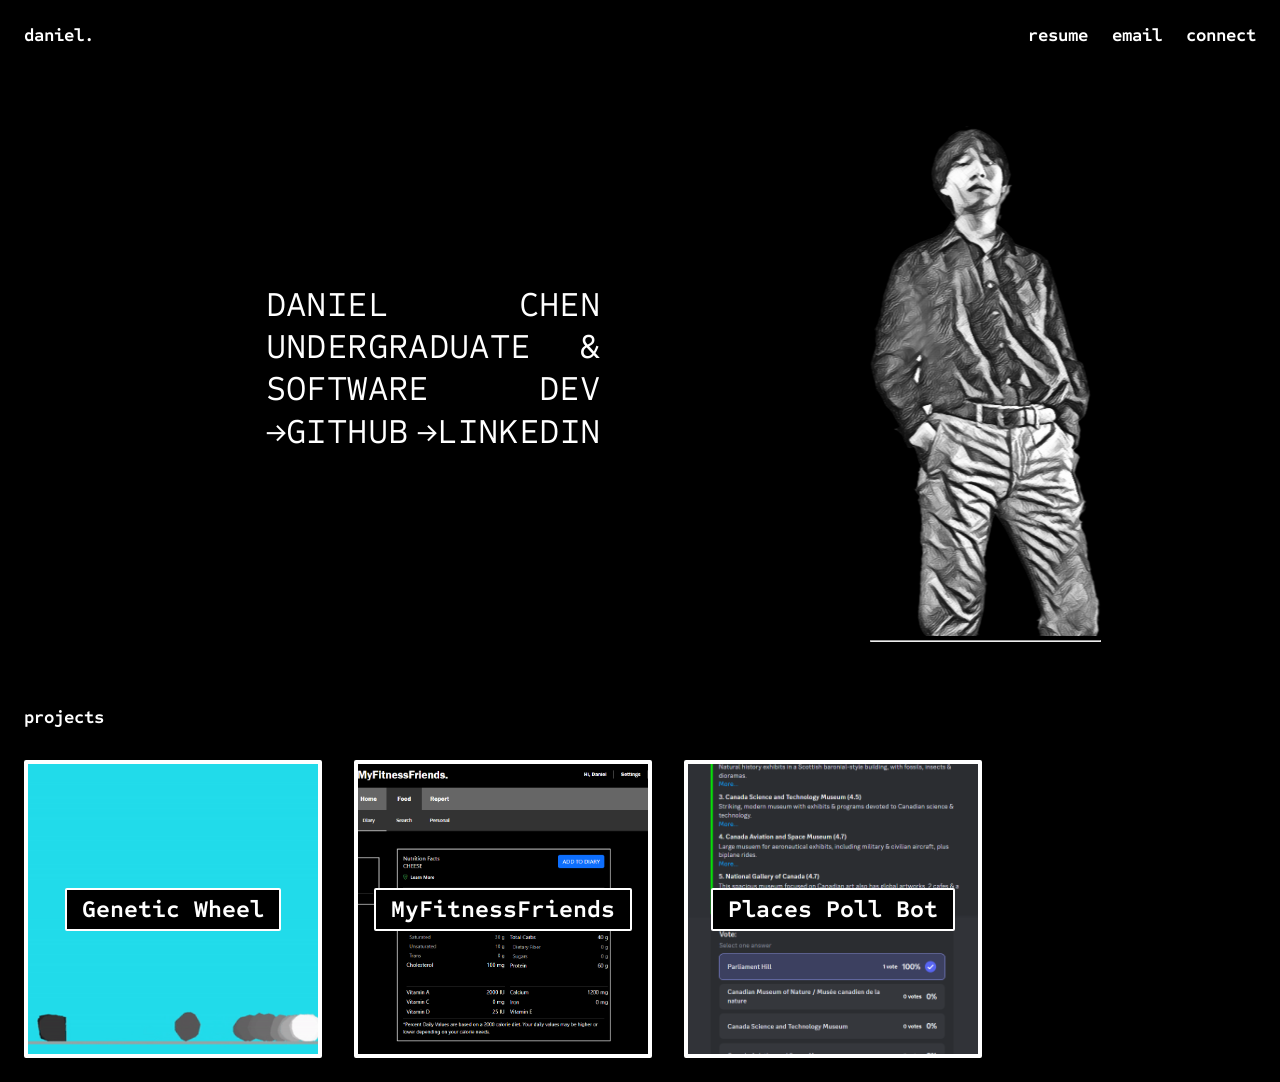
<file: index.html>
<!DOCTYPE html>
<html lang="en">
  <head>
    <meta charset="UTF-8">
    <meta name="viewport" content="width=device-width, initial-scale=0.5, minimum-scale=0.5, maximum-scale=0.5">
    <meta http-equiv="X-UA-Compatible" content="ie=edge">
    <title>Daniel Chen</title>
    <link rel="stylesheet" href="./style.css">
    <link rel="icon" href="./favicon.ico" type="image/x-icon">
    <link rel="preconnect" href="https://fonts.googleapis.com">
    <link rel="preconnect" href="https://fonts.gstatic.com" crossorigin>
    <link href="https://fonts.googleapis.com/css2?family=Sometype+Mono:wght@400;500;600;700&display=swap" rel="stylesheet">
  </head>
  <body>
    <header class="primary-header flex">
      <span class="logo">daniel.</span>

      <nav class="primary-nav-container">
        <ul id="primary-nav" class="primary-nav navbar flex">
          <li class="active">
            <a class="nav-option" href="assets/DANIELCHEN_Resume.pdf" target="_blank">resume</a>
          </li>
          <li class="active">
            <a class="nav-option" href="mailto:danielchen.mc@gmail.com" target="_blank">email</a>
          </li>
          <li class="active">
            <a class="nav-option" href="https://www.linkedin.com/in/danielchen-mc/" target="_blank">connect</a>
          </li>
        </ul>
      </nav>
    </header>
    <main>
      <div class="banner-container">
        <div class="banner-main">
          <div class="banner-col">
            <div class="banner-text">
              <div class="line">
                <p class="word">DANIEL</p>
                <p class="word">CHEN</p>
              </div>
              <div class="line">
                <p class="word">UNDERGRADUATE</p>
                <p class="word">&</p>
              </div>
              <div class="line">
                <p class="word">SOFTWARE</p>
                <p class="word">DEV</p>
              </div>
              <div class="line">
                <a id="github-link" href="https://github.com/Asianadian" target="_blank" class="word fancy fancy-1">→GITHUB</a>
                <a id="linkedin-link" href="https://www.linkedin.com/in/danielchen-mc/" target="_blank" class="word fancy fancy-2">→LINKEDIN</a>
              </div>
            </div>
          </div>
          <div class="banner-col">
            <div class="img-container">
              <img src="assets/banner-me.png" alt="picture of me" class="banner-img"/>
              <hr>
            </div>
          </div>
        </div>
      </div>
      <div class="projects-container">
        <h3 class="projects-title">projects</h3>
        <div class="projects">
          <div class="projects-card geneticwheel">              
            <h2>Genetic Wheel</h2>
            <a href="https://github.com/Asianadian/genetic-wheel" target="_blank">
              <div class="projects-desc">
                <p class="projects-text">
                  Leave reinventing the wheel to a 
                  genetic algorithm. It'll choose the 
                  best shape and properties, and 
                  you'll get to see it improve!
                </p>
                <p class="projects-tech">
                  Created using Python, pymunk, and numpy
                </p>
              </div>
            </a>
          </div>
          <div class="projects-card fitnesstracker">              
            <h2>MyFitnessFriends</h2>
            <a href="https://github.com/Ottawa-Coders/fitness-tracker" target="_blank">
              <div class="projects-desc">
                <p class="projects-text">
                  Gain nutritional insights from 
                  USDA FoodData, log exercises, and
                  track weight loss/gain using this 
                  full-stack web application! 
                  <br>
                  (In development)
                </p>
                <p class="projects-tech">
                  Created using TypeScript, Next.js, USDA Food Data API, and Supabase
                </p>
              </div>
            </a>
          </div>
          <div class="projects-card ppbot">         
            <h2>Places Poll Bot</h2>
            <a href="https://github.com/Asianadian/places-poll-bot" target="_blank">
              <div class="projects-desc">
                <p class="projects-text">
                  Ask for a places to visit and PPBot 
                  will send relevant results and a
                  corresponding poll right to your server!
                </p>
                <p class="projects-tech">
                  Created using Google Places API (New), Discord API, and discord.py
                </p>
              </div>
            </a>
          </div>
        </div>
      </div>
    </main>
    <nav class="secondary-nav-container">
      <ul id="secondary-nav" class="secondary-nav navbar flex" data-visible="false">
        <li class="active">
          <a class="nav-option" href="assets/DANIELCHEN_Resume.pdf" target="_blank">resume</a>
        </li>
        <li class="active">
          <a class="nav-option" href="mailto:danielchen.mc@gmail.com" target="_blank">email</a>
        </li>
        <li class="active">
          <a class="nav-option" href="https://www.linkedin.com/in/danielchen-mc/" target="_blank">connect</a>
        </li>
      </ul>
    </nav>
	<script src="index.js"></script>
  </body>
</html>
</file>
<file: style.css>
/* default */

a {
  text-decoration: none;
  color: inherit;
}

.flex {
  display: flex;
  gap: var(--gap, 1rem)
}

p {
  z-index: 0;
}

body {
  background-color: black;
  overflow-x: hidden;
  font-family: 'Sometype Mono', monospace;
  color: white;
}

hr {
  padding: 0;
  margin:0;
}

/* projects */

.projects-title {
  margin: 1rem;
  font-size: large;
  font-weight: 700;
}

.projects {
  display: flex;
  flex-direction: row;
  flex-wrap: wrap;
}

.projects-card {
  border: 4px solid white;
  border-radius: 2px;
  height: 290px;
  margin: 1rem;
  text-align: center;
  width: 290px;
  min-width: 290px;
  display: flex;
  align-items: center;
  justify-content: center;
  background-repeat: no-repeat;
  background-position: center;
  background-size: cover;
  overflow-x: hidden;
}

.geneticwheel {
  background-image: url('./assets/genetic-wheel.png');
}

.fitnesstracker {
  background-image: url('./assets/fitness-tracker.png');
}

.ppbot {
  background-image: url('./assets/bot.png');
}

.projects-card a {
  position: absolute;
  width: inherit;
  height: inherit;
}

.projects-card h2 {
  position: absolute;
  background-color: black;
  border: 2px solid white;
  padding: 5px 15px;
  border-radius: 2px;
}

.projects-desc {
  position: absolute;
  width: inherit;
  height: inherit;
  transition: opacity 0.5s;
  background-color: black;
  opacity: 0;
  cursor: pointer;
}

.projects-desc:hover {
  opacity: 1.0;
}

.projects-desc p {
  margin: 5px;
}

.projects-tech {
  bottom: 0
}

.projects-card p {
  align-self: flex-start;
  justify-self: flex-start;
  position: absolute;
  padding: 5px;
  border-radius: 2px;
}

/* navbar */

.logo {
  margin: 1rem;
  font-size: large;
  font-weight: 700;
}

.primary-header {
  align-items: center;
  justify-content: space-between;
}

.mobile-nav-toggle {
  display: none;
}

.navbar {
  list-style-type: none;
  transition: opacity 0.25s ease-in-out, transform 0.25s ease-in-out;
  border: 1px;
  
  background-color: black;
}

.primary-nav {
  padding: 0;
  margin: 0;
  font-size: large;
  font-weight: 700;
  opacity: 100%;
  transform: translateY(0);
  margin: 1rem;
  gap: 1.5rem
}

.secondary-nav {
  padding: 0;
  margin: 0;
  font-size: medium;
  font-weight: 700;
  position: fixed;
  gap: 0.5rem;
  bottom: 2rem;
  z-index: 1000;
  opacity: 0;
  transform: translateY(100%);
  padding-inline: clamp(0.5rem, 10vw, 2rem);
  padding-block: 0.5rem;
  border-style: solid;
  border-color: white;
}

.secondary-nav-container {
  display: flex;
  justify-content: center;
}

/* banner */

.banner-container {
  margin: 2rem 5rem;
  transition: margin 0.25s ease-in-out;
}

.banner-main {
  padding-bottom: 2rem;
  display: flex;
  flex-wrap: wrap;
  align-items: center;
  justify-content: center;
}

.banner-col {
  flex-basis: 30%;
  display: flex;
  justify-content: center;
  align-items: center;
  margin-left: auto;
  margin-right: auto;
}

.banner-text {
  width: 38em;
  scale: inherit;
}

.line {
  display: flex;
  justify-content: space-between;
  font-size: 4rem;
}

.word {
  margin: 0;
  transition: opacity 0.2s ease-in-out
}

.img-container {
  display: block;
  margin-top: 2rem;
}

.banner-text:has(.fancy:hover) .word:not(.fancy:hover) {
  opacity: 0.2;
}

.fancy > .letter {
  display: inline-block;
  transition: transform 0.3s ease-in-out
}

.fancy-1:hover > .letter:nth-child(1) {
  transform: translate(-80%, 60%) rotate(8deg); 
}

.fancy-1:hover > .letter:nth-child(2) {
  transform: translate(-50%, -20%) rotate(-8deg); 
}

.fancy-1:hover > .letter:nth-child(3) {
  transform: translate(-10%, -10%) rotate(17deg); 
}

.fancy-1:hover > .letter:nth-child(4) {
  transform: translate(-10%, 50%) rotate(25deg); 
}

.fancy-1:hover > .letter:nth-child(5) {
  transform: translate(30%, 10%) rotate(-11deg); 
}

.fancy-1:hover > .letter:nth-child(6) {
  transform: translate(20%, -40%) rotate(3deg); 
}

.fancy-1:hover > .letter:nth-child(7) {
  transform: translate(10%, 20%) rotate(-22deg); 
}

.fancy-2:hover > .letter:nth-child(1) {
  transform: translate(-10%, -30%) rotate(-12deg); 
}

.fancy-2:hover > .letter:nth-child(2) {
  transform: translate(-40%, 40%) rotate(-8deg); 
}

.fancy-2:hover > .letter:nth-child(3) {
  transform: translate(-20%, 10%) rotate(17deg); 
}

.fancy-2:hover > .letter:nth-child(4) {
  transform: translate(-30%, -40%) rotate(-25deg); 
}

.fancy-2:hover > .letter:nth-child(5) {
  transform: translate(-30%, -10%) rotate(11deg); 
}

.fancy-2:hover > .letter:nth-child(6) {
  transform: translate(10%, 40%) rotate(-20deg); 
}

.fancy-2:hover > .letter:nth-child(7) {
  transform: translate(10%, -30%) rotate(15deg); 
}

.fancy-2:hover > .letter:nth-child(8) {
  transform: translate(10%, 20%) rotate(-22deg); 
}

.fancy-2:hover > .letter:nth-child(9) {
  transform: translate(40%, 30%) rotate(-10deg); 
}

@media (min-width: 40em) {
  .secondary-nav[data-visible='true'] {
    opacity: 100%;
    transform: translateY(0%);
  }
}

@media (max-width: 40em) {
  .primary-nav {
    opacity: 0;
    transform: translateY(-100%);
  }
  .secondary-nav {
    opacity: 100%;
    transform: translateY(0%);
  }
  .banner-main {
    align-items: center;
  }
  .banner-container {
    margin-top: -2rem;
  }
}
</file>
